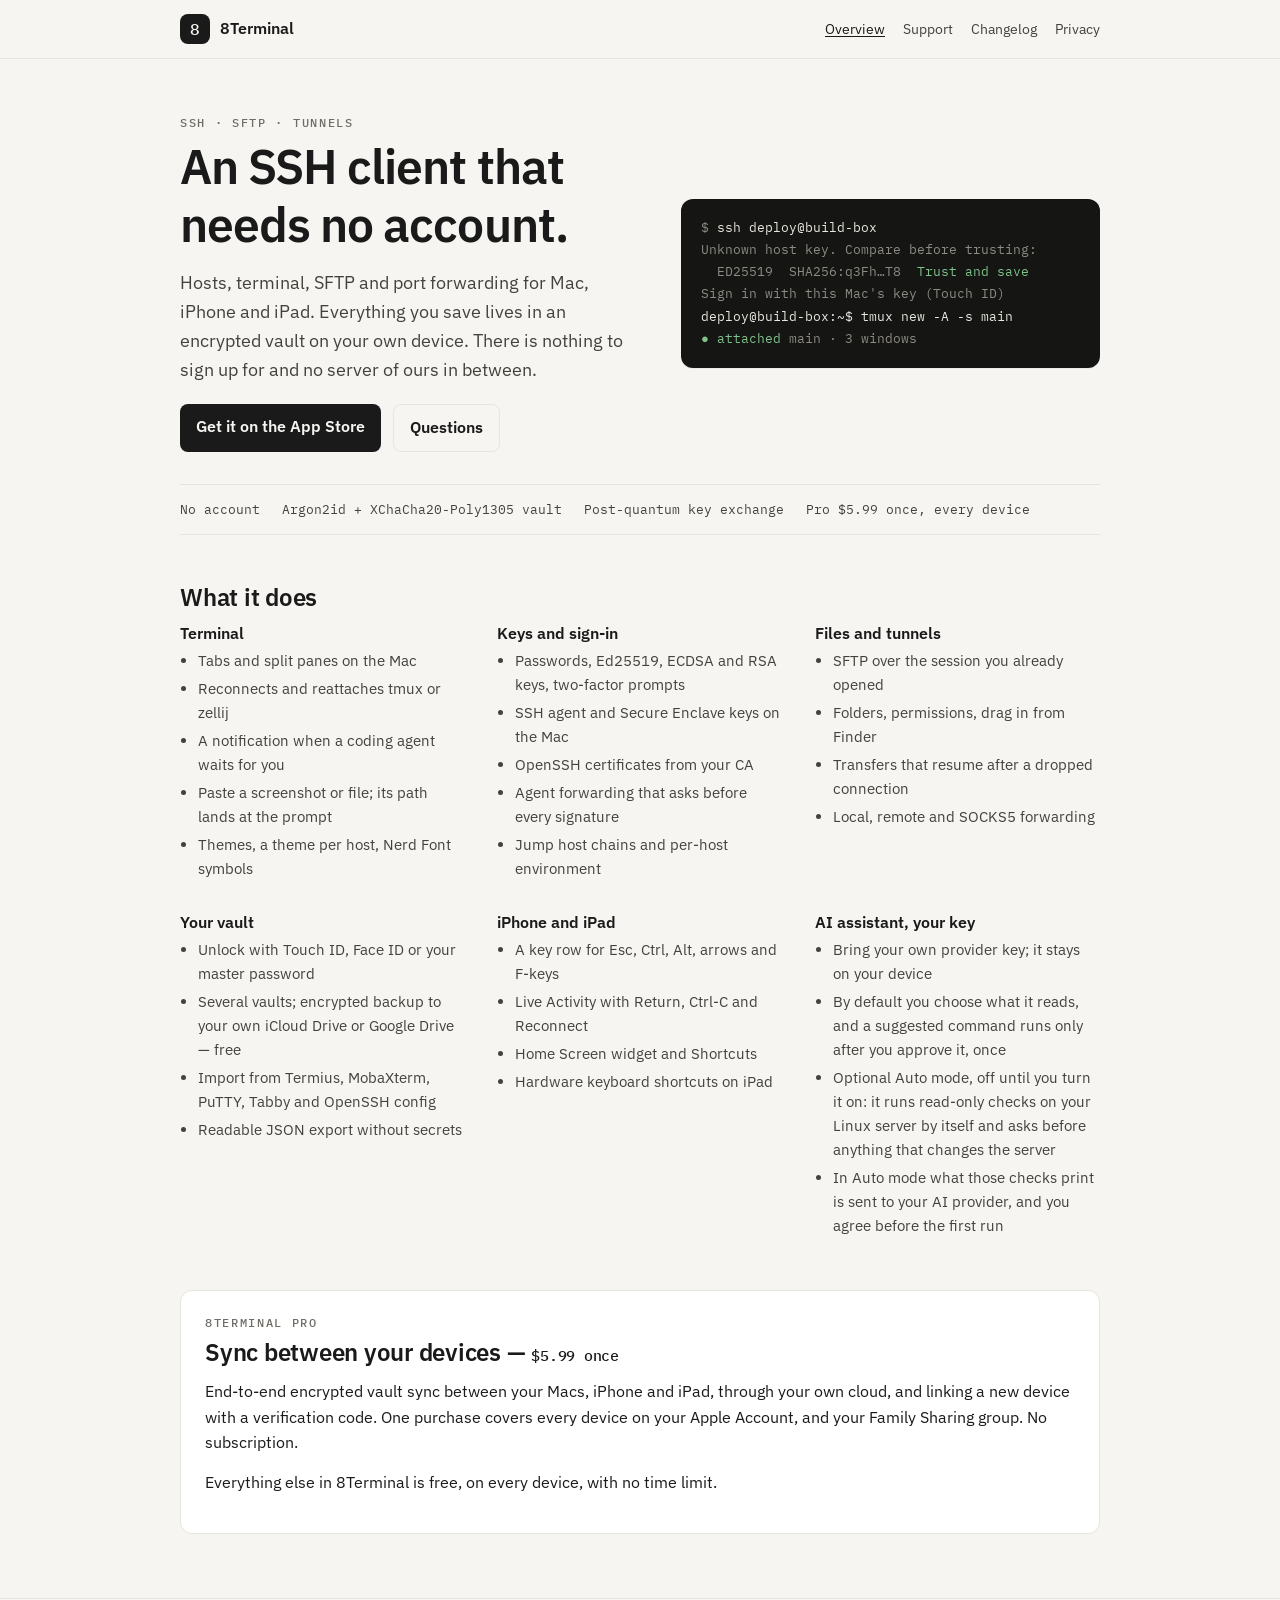
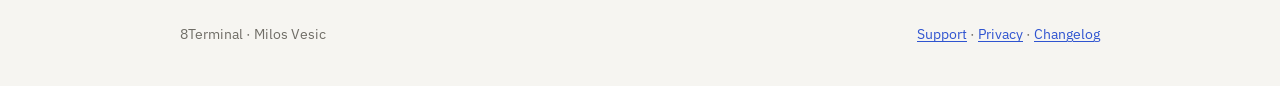
<file: index.html>
<!doctype html>
<html lang="en">
<head>
  <meta charset="utf-8">
  <meta name="viewport" content="width=device-width, initial-scale=1">
  <title>8Terminal — SSH client with no account</title>
  <meta name="description" content="8Terminal is an SSH client for Mac, iPhone and iPad with SFTP, port forwarding and an encrypted local vault. No account, no server of ours.">
  <link rel="stylesheet" href="style.css">
</head>
<body>
<header class="site">
  <div class="wrap">
    <a class="brand" href="index.html"><span class="brand-mark" aria-hidden="true">8</span>8Terminal</a>
    <nav class="site" aria-label="Site">
      <a href="index.html" aria-current="page">Overview</a>
      <a href="support.html">Support</a>
      <a href="changelog.html">Changelog</a>
      <a href="privacy.html">Privacy</a>
    </nav>
  </div>
</header>

<main class="wrap">
  <section class="hero">
    <div>
      <p class="eyebrow">SSH · SFTP · Tunnels</p>
      <h1>An SSH client that needs no account.</h1>
      <p class="lede">Hosts, terminal, SFTP and port forwarding for Mac, iPhone and iPad. Everything you save lives in an encrypted vault on your own device. There is nothing to sign up for and no server of ours in between.</p>
      <div class="actions">
        <a class="button" href="https://apps.apple.com/app/id6802427379">Get it on the App Store</a>
        <a class="button secondary" href="support.html">Questions</a>
      </div>
    </div>
    <pre class="terminal" aria-label="An example session"><span class="dim">$</span> ssh deploy@build-box
<span class="dim">Unknown host key. Compare before trusting:</span>
<span class="dim">  ED25519  SHA256:q3Fh…T8</span>  <span class="ok">Trust and save</span>
<span class="dim">Sign in with this Mac's key (Touch ID)</span>
deploy@build-box:~$ tmux new -A -s main
<span class="ok">● attached</span> <span class="dim">main · 3 windows</span></pre>
  </section>

  <ul class="facts" aria-label="At a glance">
    <li>No account</li>
    <li>Argon2id + XChaCha20-Poly1305 vault</li>
    <li>Post-quantum key exchange</li>
    <li>Pro $5.99 once, every device</li>
  </ul>

  <h2>What it does</h2>
  <div class="grid">
    <div>
      <h3>Terminal</h3>
      <ul>
        <li>Tabs and split panes on the Mac</li>
        <li>Reconnects and reattaches tmux or zellij</li>
        <li>A notification when a coding agent waits for you</li>
        <li>Paste a screenshot or file; its path lands at the prompt</li>
        <li>Themes, a theme per host, Nerd Font symbols</li>
      </ul>
    </div>
    <div>
      <h3>Keys and sign-in</h3>
      <ul>
        <li>Passwords, Ed25519, ECDSA and RSA keys, two-factor prompts</li>
        <li>SSH agent and Secure Enclave keys on the Mac</li>
        <li>OpenSSH certificates from your CA</li>
        <li>Agent forwarding that asks before every signature</li>
        <li>Jump host chains and per-host environment</li>
      </ul>
    </div>
    <div>
      <h3>Files and tunnels</h3>
      <ul>
        <li>SFTP over the session you already opened</li>
        <li>Folders, permissions, drag in from Finder</li>
        <li>Transfers that resume after a dropped connection</li>
        <li>Local, remote and SOCKS5 forwarding</li>
      </ul>
    </div>
    <div>
      <h3>Your vault</h3>
      <ul>
        <li>Unlock with Touch ID, Face ID or your master password</li>
        <li>Several vaults; encrypted backup to your own iCloud Drive or Google Drive — free</li>
        <li>Import from Termius, MobaXterm, PuTTY, Tabby and OpenSSH config</li>
        <li>Readable JSON export without secrets</li>
      </ul>
    </div>
    <div>
      <h3>iPhone and iPad</h3>
      <ul>
        <li>A key row for Esc, Ctrl, Alt, arrows and F-keys</li>
        <li>Live Activity with Return, Ctrl-C and Reconnect</li>
        <li>Home Screen widget and Shortcuts</li>
        <li>Hardware keyboard shortcuts on iPad</li>
      </ul>
    </div>
    <div>
      <h3>AI assistant, your key</h3>
      <ul>
        <li>Bring your own provider key; it stays on your device</li>
        <li>By default you choose what it reads, and a suggested command runs only after you approve it, once</li>
        <li>Optional Auto mode, off until you turn it on: it runs read-only checks on your Linux server by itself and asks before anything that changes the server</li>
        <li>In Auto mode what those checks print is sent to your AI provider, and you agree before the first run</li>
      </ul>
    </div>
  </div>

  <section class="pro" aria-labelledby="pro-title">
    <p class="eyebrow">8Terminal Pro</p>
    <h2 id="pro-title">Sync between your devices — <span class="price">$5.99 once</span></h2>
    <p>End-to-end encrypted vault sync between your Macs, iPhone and iPad, through your own cloud, and linking a new device with a verification code. One purchase covers every device on your Apple Account, and your Family Sharing group. No subscription.</p>
    <p>Everything else in 8Terminal is free, on every device, with no time limit.</p>
  </section>
</main>

<footer class="site">
  <div class="wrap">
    <span>8Terminal · Milos Vesic</span>
    <span><a href="support.html">Support</a> · <a href="privacy.html">Privacy</a> · <a href="changelog.html">Changelog</a></span>
  </div>
</footer>
</body>
</html>
</file>
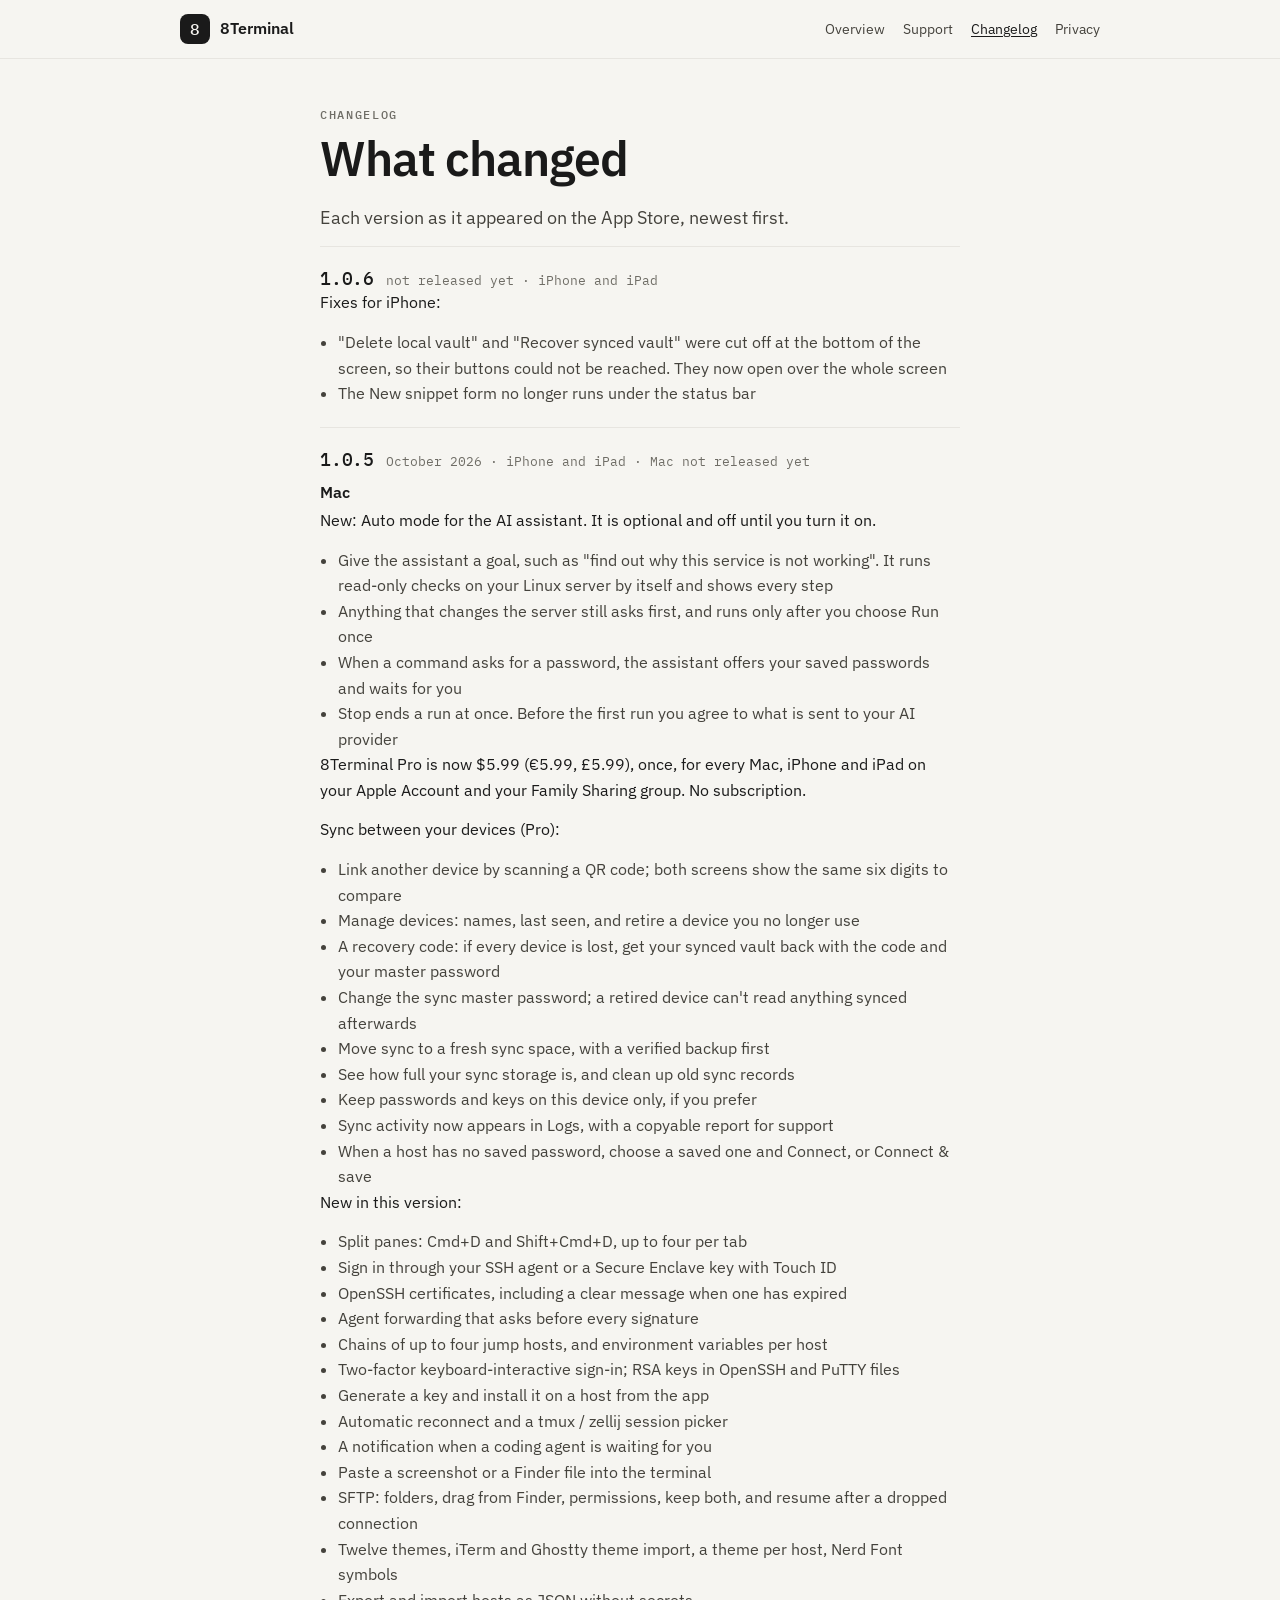
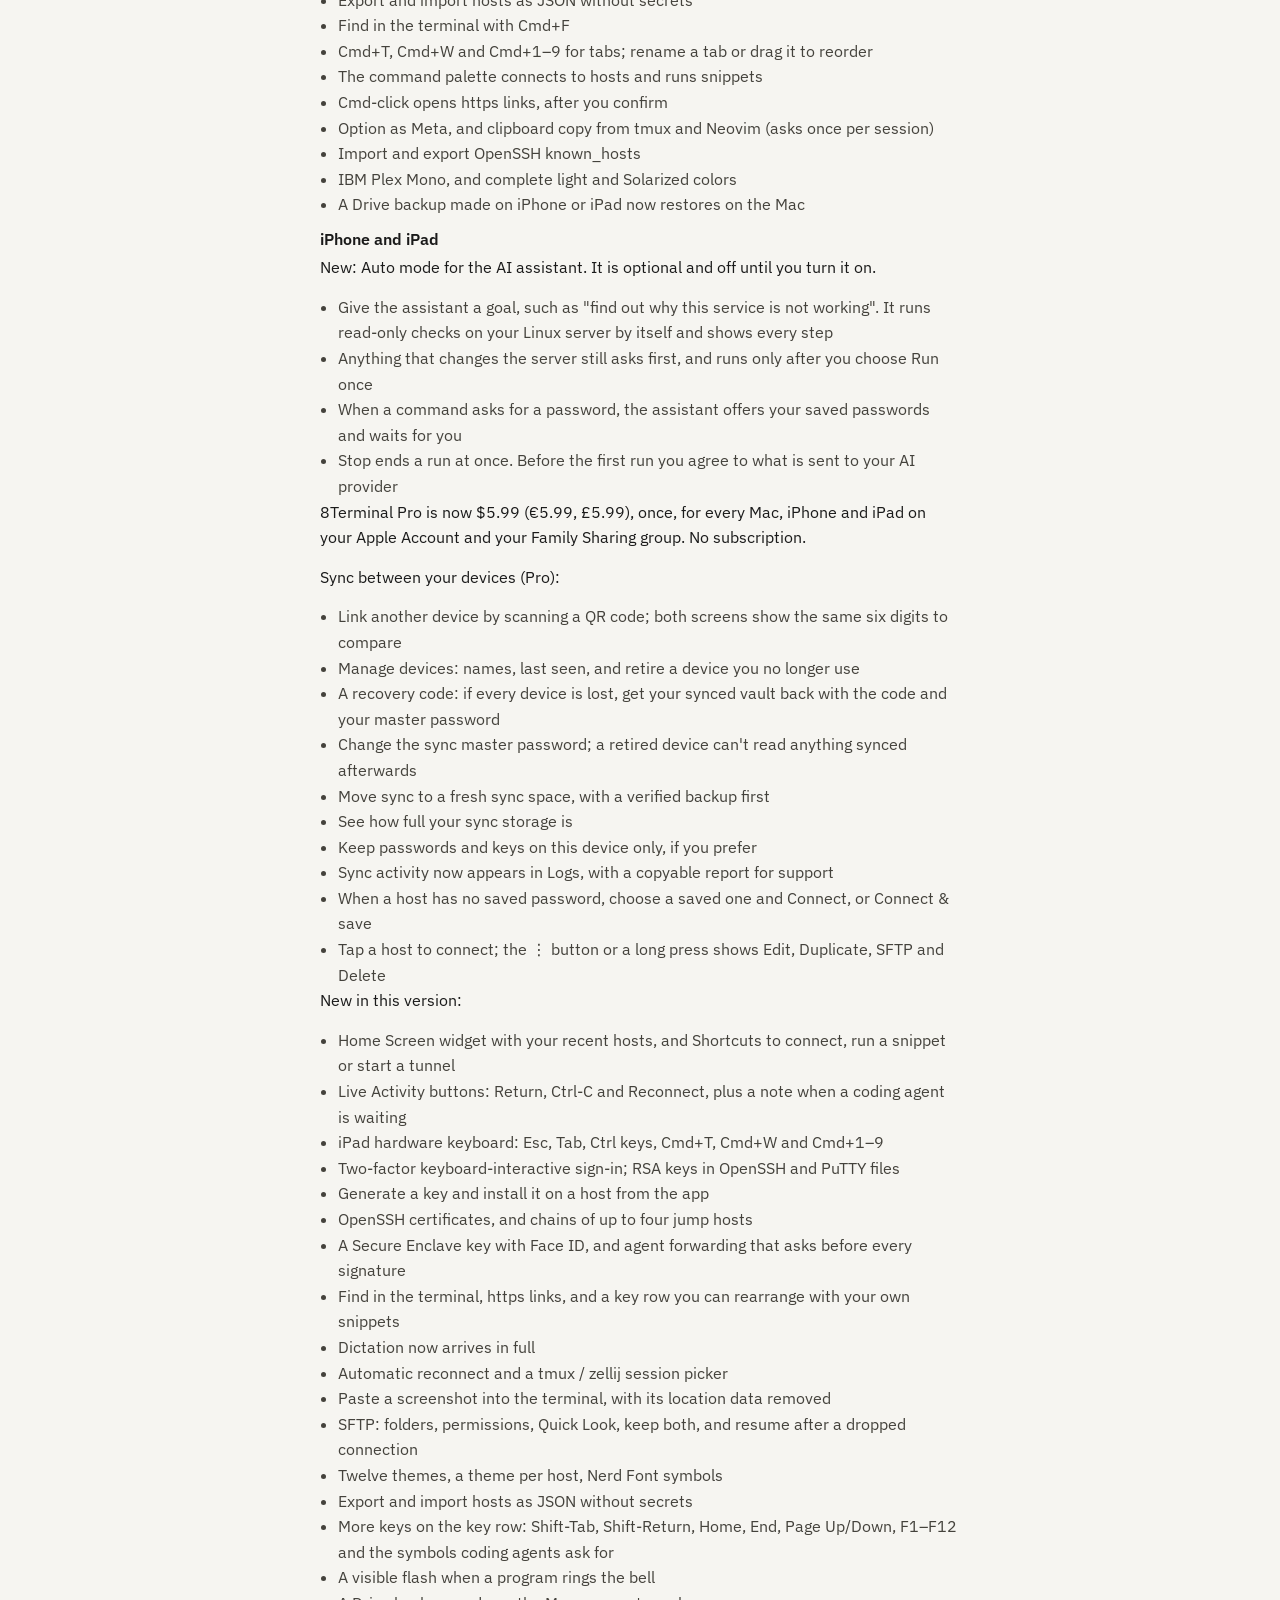
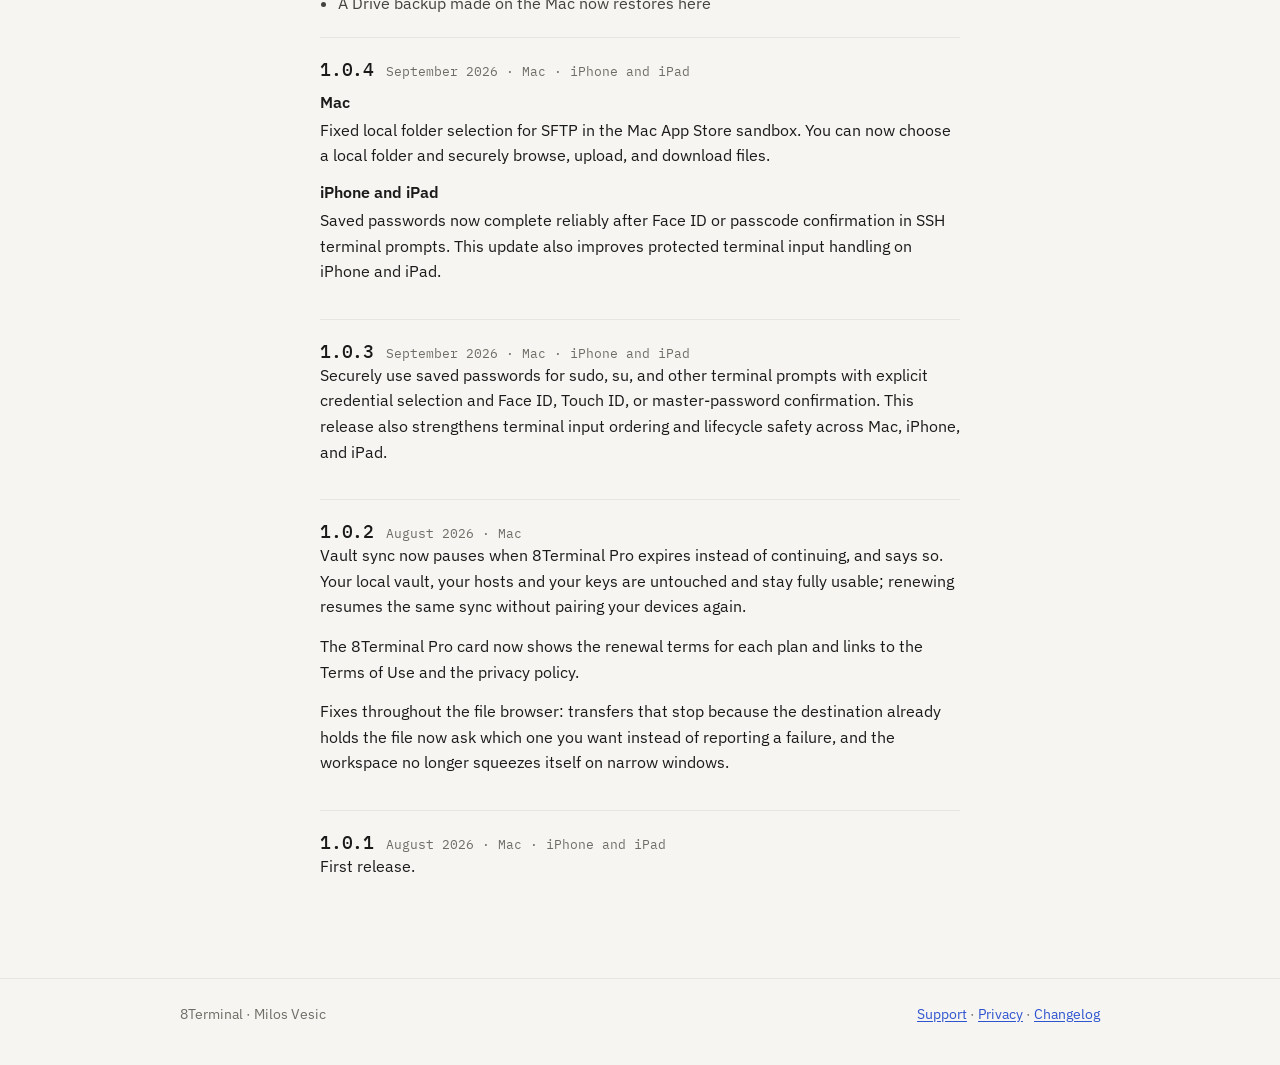
<file: changelog.html>
<!doctype html>
<html lang="en">
<head>
  <meta charset="utf-8">
  <meta name="viewport" content="width=device-width, initial-scale=1">
  <title>8Terminal — Changelog</title>
  <meta name="description" content="What changed in each version of 8Terminal for Mac, iPhone and iPad.">
  <link rel="stylesheet" href="style.css">
</head>
<body>
<header class="site">
  <div class="wrap">
    <a class="brand" href="index.html"><span class="brand-mark" aria-hidden="true">8</span>8Terminal</a>
    <nav class="site" aria-label="Site">
      <a href="index.html">Overview</a>
      <a href="support.html">Support</a>
      <a href="changelog.html" aria-current="page">Changelog</a>
      <a href="privacy.html">Privacy</a>
    </nav>
  </div>
</header>

<main class="wrap prose">
  <p class="eyebrow" style="margin-top:48px">Changelog</p>
  <h1>What changed</h1>
  <p class="lede">Each version as it appeared on the App Store, newest first.</p>
<section class="release">
  <header><h2>1.0.6</h2><span class="when">not released yet · iPhone and iPad</span></header>
  <p>Fixes for iPhone:</p>
<ul><li>&quot;Delete local vault&quot; and &quot;Recover synced vault&quot; were cut off at the bottom of the screen, so their buttons could not be reached. They now open over the whole screen</li><li>The New snippet form no longer runs under the status bar</li></ul>
</section>
<section class="release">
  <header><h2>1.0.5</h2><span class="when">October 2026 · iPhone and iPad · Mac not released yet</span></header>
  <h3 style="margin-top:12px">Mac</h3>
  <p>New: Auto mode for the AI assistant. It is optional and off until you turn it on.</p>
<ul><li>Give the assistant a goal, such as &quot;find out why this service is not working&quot;. It runs read-only checks on your Linux server by itself and shows every step</li><li>Anything that changes the server still asks first, and runs only after you choose Run once</li><li>When a command asks for a password, the assistant offers your saved passwords and waits for you</li><li>Stop ends a run at once. Before the first run you agree to what is sent to your AI provider</li></ul>
  <p>8Terminal Pro is now $5.99 (€5.99, £5.99), once, for every Mac, iPhone and iPad on your Apple Account and your Family Sharing group. No subscription.</p>
<p>Sync between your devices (Pro):</p>
<ul><li>Link another device by scanning a QR code; both screens show the same six digits to compare</li><li>Manage devices: names, last seen, and retire a device you no longer use</li><li>A recovery code: if every device is lost, get your synced vault back with the code and your master password</li><li>Change the sync master password; a retired device can&#x27;t read anything synced afterwards</li><li>Move sync to a fresh sync space, with a verified backup first</li><li>See how full your sync storage is, and clean up old sync records</li><li>Keep passwords and keys on this device only, if you prefer</li><li>Sync activity now appears in Logs, with a copyable report for support</li><li>When a host has no saved password, choose a saved one and Connect, or Connect &amp; save</li></ul>
<p>New in this version:</p>
<ul><li>Split panes: Cmd+D and Shift+Cmd+D, up to four per tab</li><li>Sign in through your SSH agent or a Secure Enclave key with Touch ID</li><li>OpenSSH certificates, including a clear message when one has expired</li><li>Agent forwarding that asks before every signature</li><li>Chains of up to four jump hosts, and environment variables per host</li><li>Two-factor keyboard-interactive sign-in; RSA keys in OpenSSH and PuTTY files</li><li>Generate a key and install it on a host from the app</li><li>Automatic reconnect and a tmux / zellij session picker</li><li>A notification when a coding agent is waiting for you</li><li>Paste a screenshot or a Finder file into the terminal</li><li>SFTP: folders, drag from Finder, permissions, keep both, and resume after a dropped connection</li><li>Twelve themes, iTerm and Ghostty theme import, a theme per host, Nerd Font symbols</li><li>Export and import hosts as JSON without secrets</li><li>Find in the terminal with Cmd+F</li><li>Cmd+T, Cmd+W and Cmd+1–9 for tabs; rename a tab or drag it to reorder</li><li>The command palette connects to hosts and runs snippets</li><li>Cmd-click opens https links, after you confirm</li><li>Option as Meta, and clipboard copy from tmux and Neovim (asks once per session)</li><li>Import and export OpenSSH known_hosts</li><li>IBM Plex Mono, and complete light and Solarized colors</li><li>A Drive backup made on iPhone or iPad now restores on the Mac</li></ul>
  <h3 style="margin-top:12px">iPhone and iPad</h3>
  <p>New: Auto mode for the AI assistant. It is optional and off until you turn it on.</p>
<ul><li>Give the assistant a goal, such as &quot;find out why this service is not working&quot;. It runs read-only checks on your Linux server by itself and shows every step</li><li>Anything that changes the server still asks first, and runs only after you choose Run once</li><li>When a command asks for a password, the assistant offers your saved passwords and waits for you</li><li>Stop ends a run at once. Before the first run you agree to what is sent to your AI provider</li></ul>
  <p>8Terminal Pro is now $5.99 (€5.99, £5.99), once, for every Mac, iPhone and iPad on your Apple Account and your Family Sharing group. No subscription.</p>
<p>Sync between your devices (Pro):</p>
<ul><li>Link another device by scanning a QR code; both screens show the same six digits to compare</li><li>Manage devices: names, last seen, and retire a device you no longer use</li><li>A recovery code: if every device is lost, get your synced vault back with the code and your master password</li><li>Change the sync master password; a retired device can&#x27;t read anything synced afterwards</li><li>Move sync to a fresh sync space, with a verified backup first</li><li>See how full your sync storage is</li><li>Keep passwords and keys on this device only, if you prefer</li><li>Sync activity now appears in Logs, with a copyable report for support</li><li>When a host has no saved password, choose a saved one and Connect, or Connect &amp; save</li><li>Tap a host to connect; the ⋮ button or a long press shows Edit, Duplicate, SFTP and Delete</li></ul>
<p>New in this version:</p>
<ul><li>Home Screen widget with your recent hosts, and Shortcuts to connect, run a snippet or start a tunnel</li><li>Live Activity buttons: Return, Ctrl-C and Reconnect, plus a note when a coding agent is waiting</li><li>iPad hardware keyboard: Esc, Tab, Ctrl keys, Cmd+T, Cmd+W and Cmd+1–9</li><li>Two-factor keyboard-interactive sign-in; RSA keys in OpenSSH and PuTTY files</li><li>Generate a key and install it on a host from the app</li><li>OpenSSH certificates, and chains of up to four jump hosts</li><li>A Secure Enclave key with Face ID, and agent forwarding that asks before every signature</li><li>Find in the terminal, https links, and a key row you can rearrange with your own snippets</li><li>Dictation now arrives in full</li><li>Automatic reconnect and a tmux / zellij session picker</li><li>Paste a screenshot into the terminal, with its location data removed</li><li>SFTP: folders, permissions, Quick Look, keep both, and resume after a dropped connection</li><li>Twelve themes, a theme per host, Nerd Font symbols</li><li>Export and import hosts as JSON without secrets</li><li>More keys on the key row: Shift-Tab, Shift-Return, Home, End, Page Up/Down, F1–F12 and the symbols coding agents ask for</li><li>A visible flash when a program rings the bell</li><li>A Drive backup made on the Mac now restores here</li></ul>
</section>
<section class="release">
  <header><h2>1.0.4</h2><span class="when">September 2026 · Mac · iPhone and iPad</span></header>
  <h3 style="margin-top:12px">Mac</h3>
<p>Fixed local folder selection for SFTP in the Mac App Store sandbox. You can now choose a local folder and securely browse, upload, and download files.</p>
<h3 style="margin-top:12px">iPhone and iPad</h3>
<p>Saved passwords now complete reliably after Face ID or passcode confirmation in SSH terminal prompts. This update also improves protected terminal input handling on iPhone and iPad.</p>

</section>
<section class="release">
  <header><h2>1.0.3</h2><span class="when">September 2026 · Mac · iPhone and iPad</span></header>
  <p>Securely use saved passwords for sudo, su, and other terminal prompts with explicit credential selection and Face ID, Touch ID, or master-password confirmation. This release also strengthens terminal input ordering and lifecycle safety across Mac, iPhone, and iPad.</p>

</section>
<section class="release">
  <header><h2>1.0.2</h2><span class="when">August 2026 · Mac</span></header>
  <p>Vault sync now pauses when 8Terminal Pro expires instead of continuing, and says so. Your local vault, your hosts and your keys are untouched and stay fully usable; renewing resumes the same sync without pairing your devices again.</p>
<p>The 8Terminal Pro card now shows the renewal terms for each plan and links to the Terms of Use and the privacy policy.</p>
<p>Fixes throughout the file browser: transfers that stop because the destination already holds the file now ask which one you want instead of reporting a failure, and the workspace no longer squeezes itself on narrow windows.</p>

</section>
<section class="release">
  <header><h2>1.0.1</h2><span class="when">August 2026 · Mac · iPhone and iPad</span></header>
  <p>First release.</p>
</section>
</main>

<footer class="site">
  <div class="wrap">
    <span>8Terminal · Milos Vesic</span>
    <span><a href="support.html">Support</a> · <a href="privacy.html">Privacy</a> · <a href="changelog.html">Changelog</a></span>
  </div>
</footer>
</body>
</html>
</file>
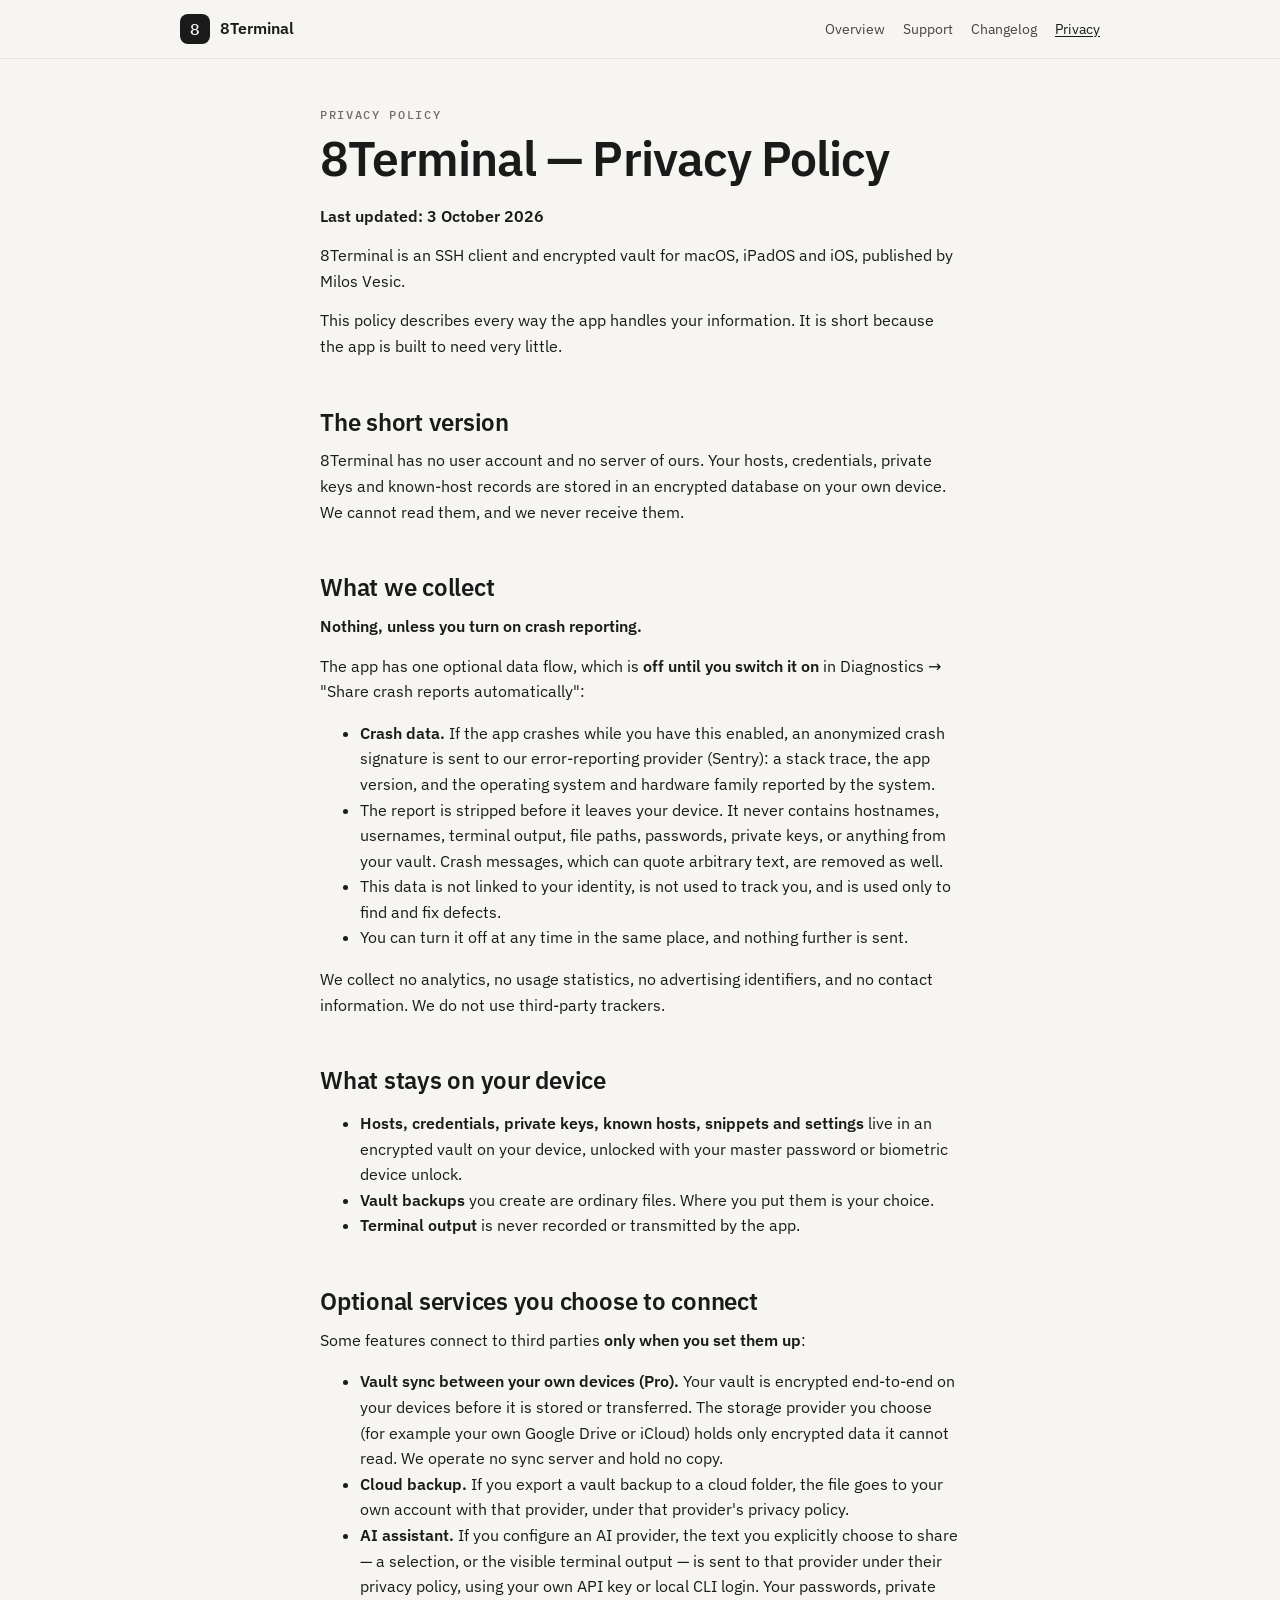
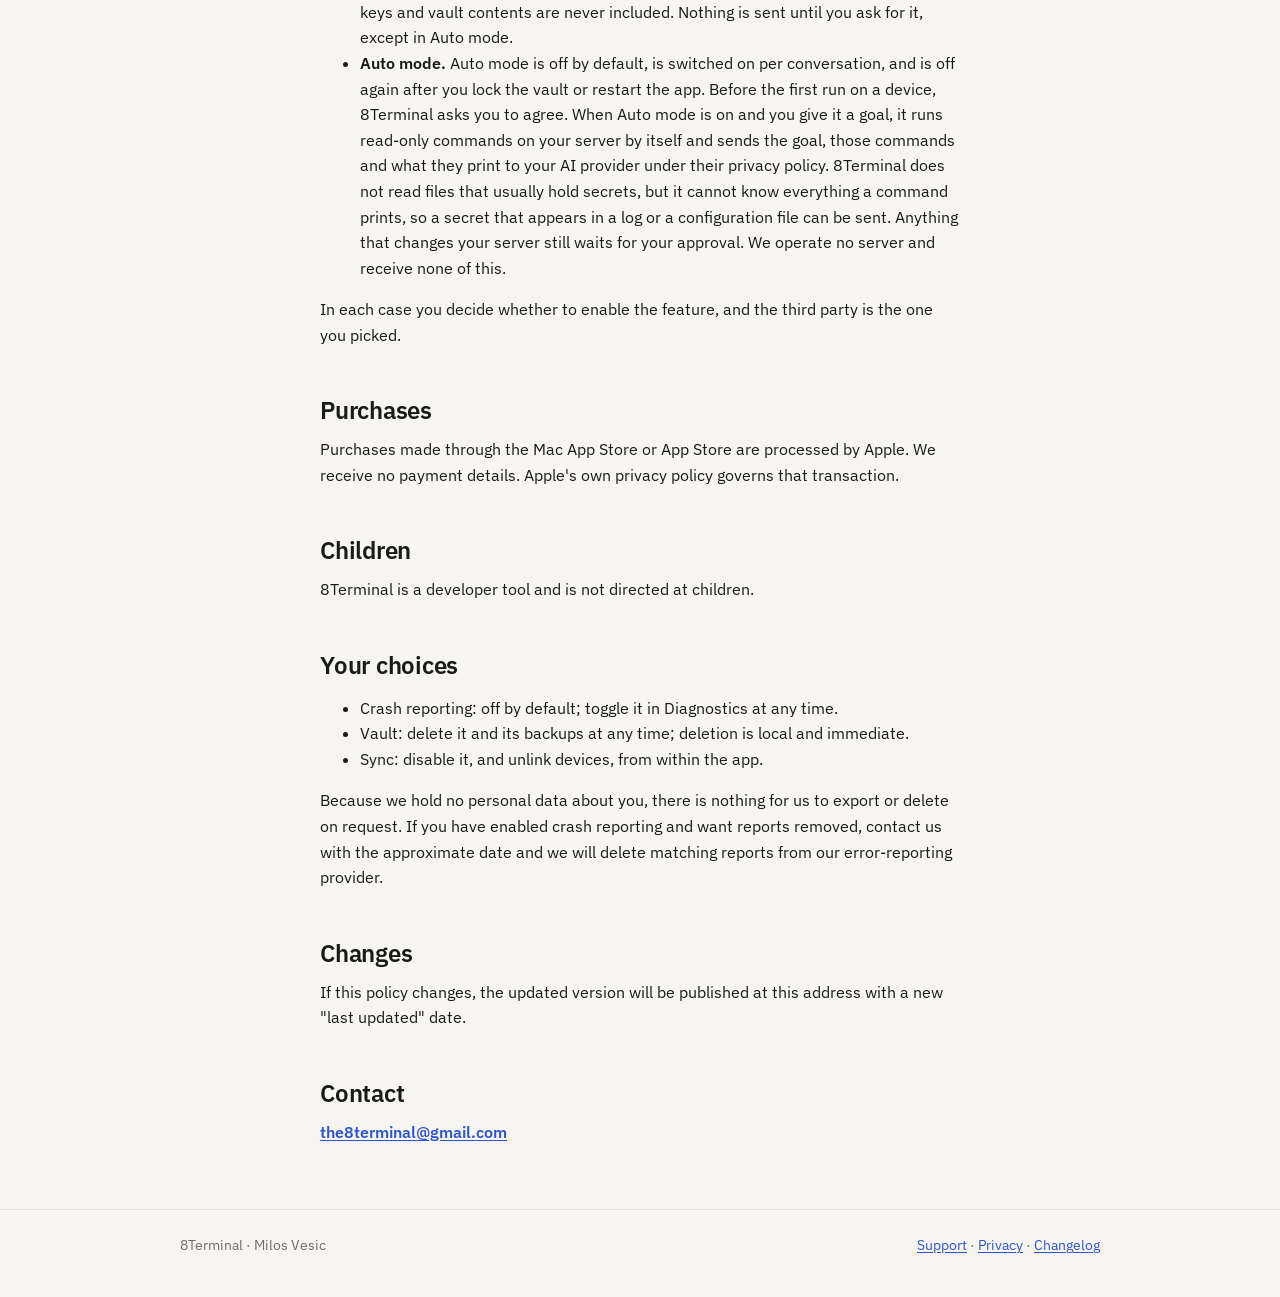
<file: privacy.html>
<!doctype html>
<html lang="en">
<head>
  <meta charset="utf-8">
  <meta name="viewport" content="width=device-width, initial-scale=1">
  <title>8Terminal — Privacy Policy</title>
  <meta name="description" content="How 8Terminal handles your information: no account, no analytics, an encrypted vault on your device.">
  <link rel="stylesheet" href="style.css">
</head>
<body>
<header class="site">
  <div class="wrap">
    <a class="brand" href="index.html"><span class="brand-mark" aria-hidden="true">8</span>8Terminal</a>
    <nav class="site" aria-label="Site">
      <a href="index.html">Overview</a>
      <a href="support.html">Support</a>
      <a href="changelog.html">Changelog</a>
      <a href="privacy.html" aria-current="page">Privacy</a>
    </nav>
  </div>
</header>

<main class="wrap prose">
  <p class="eyebrow" style="margin-top:48px">Privacy policy</p>
  <h1>8Terminal — Privacy Policy</h1>
  <p><strong>Last updated: 3 October 2026</strong></p>
  <p>8Terminal is an SSH client and encrypted vault for macOS, iPadOS and iOS, published by Milos Vesic.</p>
  <p>This policy describes every way the app handles your information. It is short because the app is built to need very little.</p>

  <h2>The short version</h2>
  <p>8Terminal has no user account and no server of ours. Your hosts, credentials, private keys and known-host records are stored in an encrypted database on your own device. We cannot read them, and we never receive them.</p>

  <h2>What we collect</h2>
  <p><strong>Nothing, unless you turn on crash reporting.</strong></p>
  <p>The app has one optional data flow, which is <strong>off until you switch it on</strong> in Diagnostics → "Share crash reports automatically":</p>
  <ul>
    <li><strong>Crash data.</strong> If the app crashes while you have this enabled, an anonymized crash signature is sent to our error-reporting provider (Sentry): a stack trace, the app version, and the operating system and hardware family reported by the system.</li>
    <li>The report is stripped before it leaves your device. It never contains hostnames, usernames, terminal output, file paths, passwords, private keys, or anything from your vault. Crash messages, which can quote arbitrary text, are removed as well.</li>
    <li>This data is not linked to your identity, is not used to track you, and is used only to find and fix defects.</li>
    <li>You can turn it off at any time in the same place, and nothing further is sent.</li>
  </ul>
  <p>We collect no analytics, no usage statistics, no advertising identifiers, and no contact information. We do not use third-party trackers.</p>

  <h2>What stays on your device</h2>
  <ul>
    <li><strong>Hosts, credentials, private keys, known hosts, snippets and settings</strong> live in an encrypted vault on your device, unlocked with your master password or biometric device unlock.</li>
    <li><strong>Vault backups</strong> you create are ordinary files. Where you put them is your choice.</li>
    <li><strong>Terminal output</strong> is never recorded or transmitted by the app.</li>
  </ul>

  <h2>Optional services you choose to connect</h2>
  <p>Some features connect to third parties <strong>only when you set them up</strong>:</p>
  <ul>
    <li><strong>Vault sync between your own devices (Pro).</strong> Your vault is encrypted end-to-end on your devices before it is stored or transferred. The storage provider you choose (for example your own Google Drive or iCloud) holds only encrypted data it cannot read. We operate no sync server and hold no copy.</li>
    <li><strong>Cloud backup.</strong> If you export a vault backup to a cloud folder, the file goes to your own account with that provider, under that provider's privacy policy.</li>
    <li><strong>AI assistant.</strong> If you configure an AI provider, the text you explicitly choose to share — a selection, or the visible terminal output — is sent to that provider under their privacy policy, using your own API key or local CLI login. Your passwords, private keys and vault contents are never included. Nothing is sent until you ask for it, except in Auto mode.</li>
    <li><strong>Auto mode.</strong> Auto mode is off by default, is switched on per conversation, and is off again after you lock the vault or restart the app. Before the first run on a device, 8Terminal asks you to agree. When Auto mode is on and you give it a goal, it runs read-only commands on your server by itself and sends the goal, those commands and what they print to your AI provider under their privacy policy. 8Terminal does not read files that usually hold secrets, but it cannot know everything a command prints, so a secret that appears in a log or a configuration file can be sent. Anything that changes your server still waits for your approval. We operate no server and receive none of this.</li>
  </ul>
  <p>In each case you decide whether to enable the feature, and the third party is the one you picked.</p>

  <h2>Purchases</h2>
  <p>Purchases made through the Mac App Store or App Store are processed by Apple. We receive no payment details. Apple's own privacy policy governs that transaction.</p>

  <h2>Children</h2>
  <p>8Terminal is a developer tool and is not directed at children.</p>

  <h2>Your choices</h2>
  <ul>
    <li>Crash reporting: off by default; toggle it in Diagnostics at any time.</li>
    <li>Vault: delete it and its backups at any time; deletion is local and immediate.</li>
    <li>Sync: disable it, and unlink devices, from within the app.</li>
  </ul>
  <p>Because we hold no personal data about you, there is nothing for us to export or delete on request. If you have enabled crash reporting and want reports removed, contact us with the approximate date and we will delete matching reports from our error-reporting provider.</p>

  <h2>Changes</h2>
  <p>If this policy changes, the updated version will be published at this address with a new "last updated" date.</p>

  <h2>Contact</h2>
  <p><strong><a href="mailto:the8terminal@gmail.com">the8terminal@gmail.com</a></strong></p>
</main>

<footer class="site">
  <div class="wrap">
    <span>8Terminal · Milos Vesic</span>
    <span><a href="support.html">Support</a> · <a href="privacy.html">Privacy</a> · <a href="changelog.html">Changelog</a></span>
  </div>
</footer>
</body>
</html>
</file>
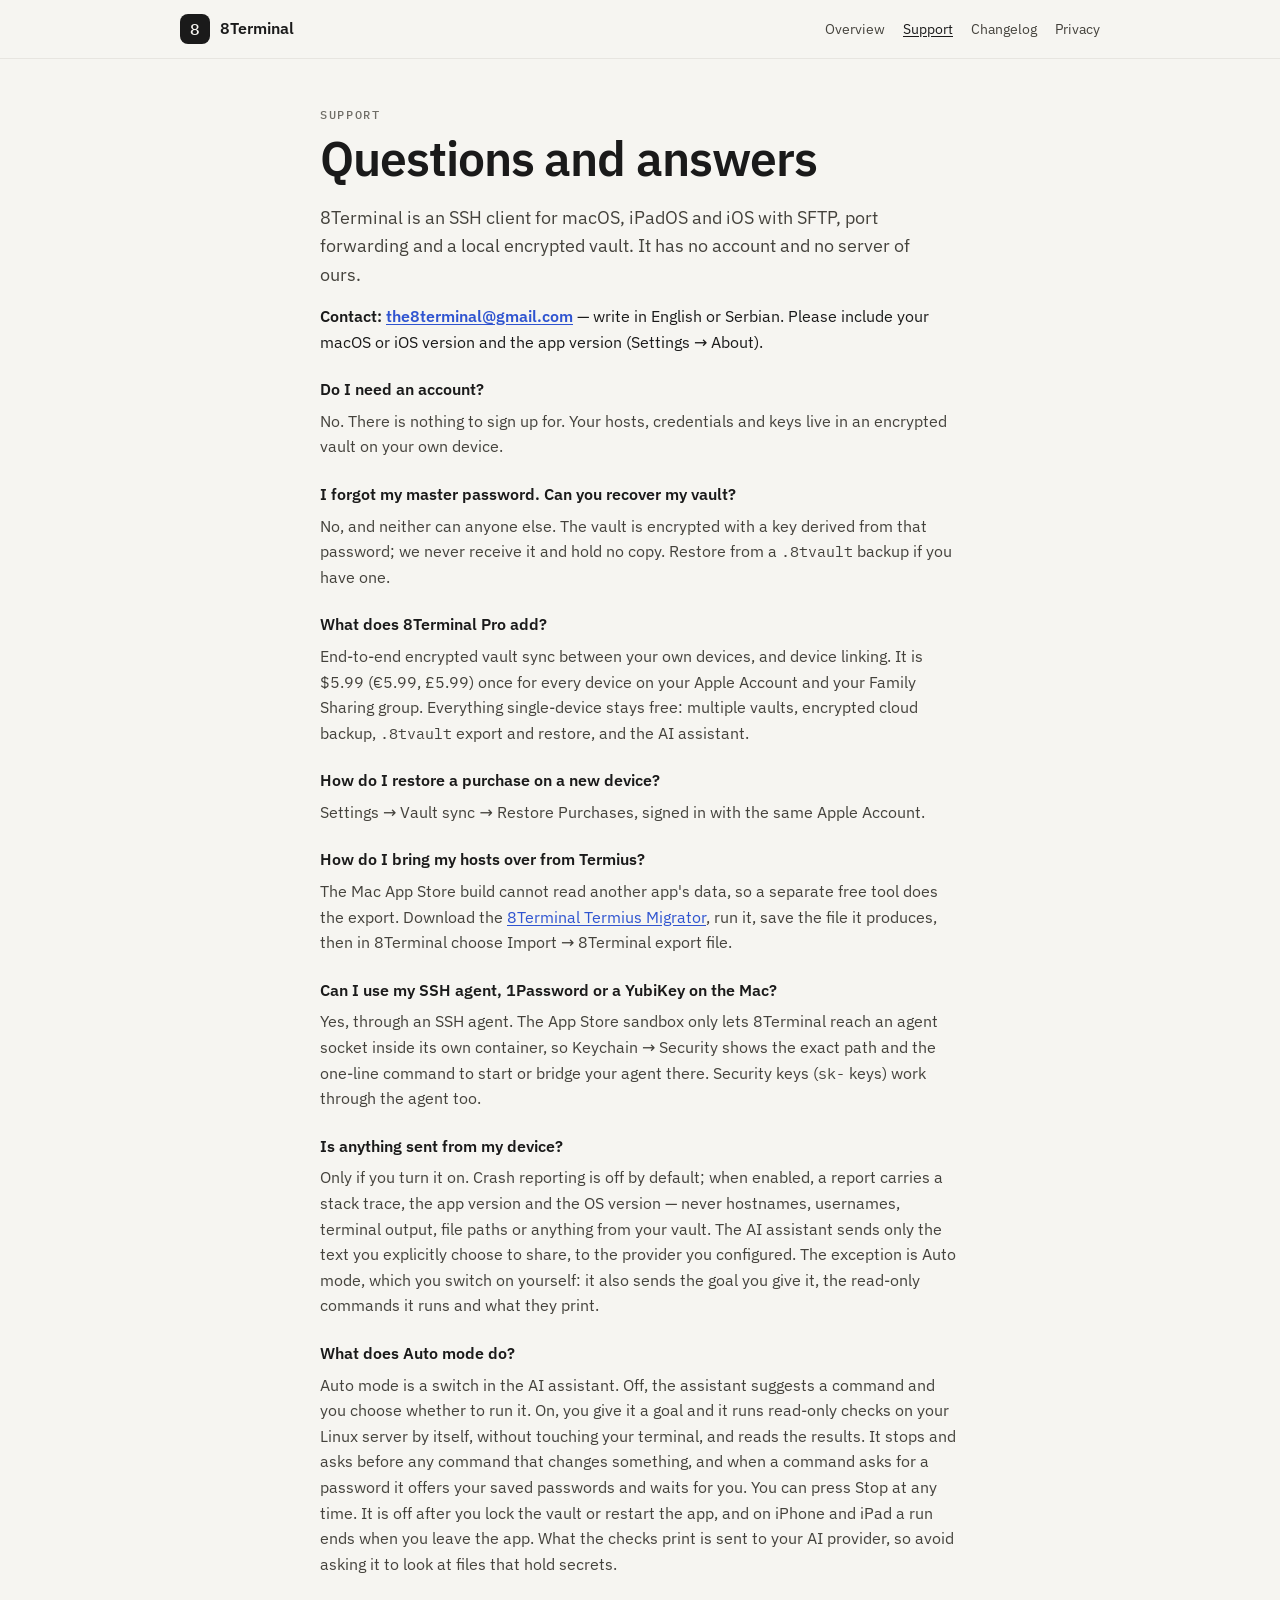
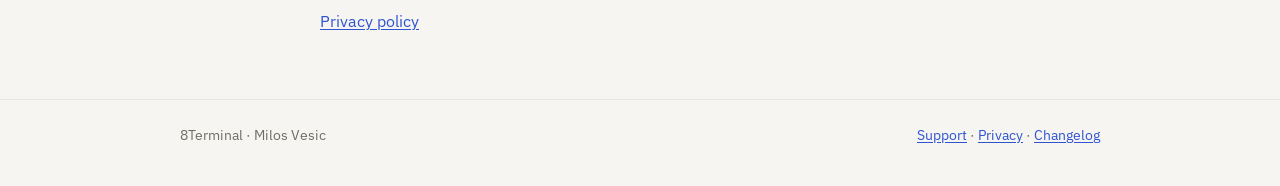
<file: support.html>
<!doctype html>
<html lang="en">
<head>
  <meta charset="utf-8">
  <meta name="viewport" content="width=device-width, initial-scale=1">
  <title>8Terminal — Support</title>
  <meta name="description" content="Answers to common questions about 8Terminal, and how to reach the developer.">
  <link rel="stylesheet" href="style.css">
</head>
<body>
<header class="site">
  <div class="wrap">
    <a class="brand" href="index.html"><span class="brand-mark" aria-hidden="true">8</span>8Terminal</a>
    <nav class="site" aria-label="Site">
      <a href="index.html">Overview</a>
      <a href="support.html" aria-current="page">Support</a>
      <a href="changelog.html">Changelog</a>
      <a href="privacy.html">Privacy</a>
    </nav>
  </div>
</header>

<main class="wrap prose">
  <p class="eyebrow" style="margin-top:48px">Support</p>
  <h1>Questions and answers</h1>
  <p class="lede">8Terminal is an SSH client for macOS, iPadOS and iOS with SFTP, port forwarding and a local encrypted vault. It has no account and no server of ours.</p>
  <p><strong>Contact: <a href="mailto:the8terminal@gmail.com">the8terminal@gmail.com</a></strong> — write in English or Serbian. Please include your macOS or iOS version and the app version (Settings → About).</p>

  <dl class="faq">
    <dt>Do I need an account?</dt>
    <dd>No. There is nothing to sign up for. Your hosts, credentials and keys live in an encrypted vault on your own device.</dd>

    <dt>I forgot my master password. Can you recover my vault?</dt>
    <dd>No, and neither can anyone else. The vault is encrypted with a key derived from that password; we never receive it and hold no copy. Restore from a <code>.8tvault</code> backup if you have one.</dd>

    <dt>What does 8Terminal Pro add?</dt>
    <dd>End-to-end encrypted vault sync between your own devices, and device linking. It is $5.99 (€5.99, £5.99) once for every device on your Apple Account and your Family Sharing group. Everything single-device stays free: multiple vaults, encrypted cloud backup, <code>.8tvault</code> export and restore, and the AI assistant.</dd>

    <dt>How do I restore a purchase on a new device?</dt>
    <dd>Settings → Vault sync → Restore Purchases, signed in with the same Apple Account.</dd>

    <dt>How do I bring my hosts over from Termius?</dt>
    <dd>The Mac App Store build cannot read another app's data, so a separate free tool does the export. Download the <a href="https://github.com/8b1t/8terminal-termius-migrator/releases/latest">8Terminal Termius Migrator</a>, run it, save the file it produces, then in 8Terminal choose Import → 8Terminal export file.</dd>

    <dt>Can I use my SSH agent, 1Password or a YubiKey on the Mac?</dt>
    <dd>Yes, through an SSH agent. The App Store sandbox only lets 8Terminal reach an agent socket inside its own container, so Keychain → Security shows the exact path and the one-line command to start or bridge your agent there. Security keys (<code>sk-</code> keys) work through the agent too.</dd>

    <dt>Is anything sent from my device?</dt>
    <dd>Only if you turn it on. Crash reporting is off by default; when enabled, a report carries a stack trace, the app version and the OS version — never hostnames, usernames, terminal output, file paths or anything from your vault. The AI assistant sends only the text you explicitly choose to share, to the provider you configured. The exception is Auto mode, which you switch on yourself: it also sends the goal you give it, the read-only commands it runs and what they print.</dd>

    <dt>What does Auto mode do?</dt>
    <dd>Auto mode is a switch in the AI assistant. Off, the assistant suggests a command and you choose whether to run it. On, you give it a goal and it runs read-only checks on your Linux server by itself, without touching your terminal, and reads the results. It stops and asks before any command that changes something, and when a command asks for a password it offers your saved passwords and waits for you. You can press Stop at any time. It is off after you lock the vault or restart the app, and on iPhone and iPad a run ends when you leave the app. What the checks print is sent to your AI provider, so avoid asking it to look at files that hold secrets.</dd>
  </dl>

  <p style="margin-top:32px"><a href="privacy.html">Privacy policy</a></p>
</main>

<footer class="site">
  <div class="wrap">
    <span>8Terminal · Milos Vesic</span>
    <span><a href="support.html">Support</a> · <a href="privacy.html">Privacy</a> · <a href="changelog.html">Changelog</a></span>
  </div>
</footer>
</body>
</html>
</file>
<file: style.css>
/* 8Terminal site. Self-contained: no remote fonts, scripts or analytics. Colours follow the app's theme. */
@font-face {
  font-family: "IBM Plex Sans";
  font-weight: 400;
  font-display: swap;
  src: url("fonts/ibm-plex-sans-400.woff2") format("woff2");
}
@font-face {
  font-family: "IBM Plex Sans";
  font-weight: 600;
  font-display: swap;
  src: url("fonts/ibm-plex-sans-600.woff2") format("woff2");
}
@font-face {
  font-family: "IBM Plex Mono";
  font-weight: 400;
  font-display: swap;
  src: url("fonts/ibm-plex-mono-400.woff2") format("woff2");
}
@font-face {
  font-family: "IBM Plex Mono";
  font-weight: 500;
  font-display: swap;
  src: url("fonts/ibm-plex-mono-500.woff2") format("woff2");
}

:root {
  color-scheme: light;
  --bg: #f6f5f1;
  --surface: #ffffff;
  --ink: #1a1a1a;
  --ink-2: #44423c;
  --muted: #6f6d66;
  --line: #e7e5e0;
  --accent: #2f54d0;
  --term-bg: #151513;
  --term-ink: #e9e7e0;
  --term-dim: #8d8b83;
  --term-ok: #7fc28a;
  --sans: "IBM Plex Sans", -apple-system, "Segoe UI", system-ui, sans-serif;
  --mono: "IBM Plex Mono", ui-monospace, "SF Mono", Menlo, monospace;
}
@media (prefers-color-scheme: dark) {
  :root {
    color-scheme: dark;
    --bg: #1c1b18;
    --surface: #232220;
    --ink: #f0eee8;
    --ink-2: #c9c7bf;
    --muted: #a8a69e;
    --line: #34322d;
    --accent: #8fa6ee;
    --term-bg: #11110f;
  }
}

* {
  box-sizing: border-box;
}
html {
  -webkit-text-size-adjust: 100%;
}
body {
  margin: 0;
  background: var(--bg);
  color: var(--ink);
  font: 400 16px/1.6 var(--sans);
}
a {
  color: var(--accent);
  text-underline-offset: 2px;
}
.wrap {
  max-width: 960px;
  margin: 0 auto;
  padding-inline: 20px;
}
.prose {
  max-width: 680px;
}

header.site {
  border-bottom: 1px solid var(--line);
}
header.site .wrap {
  display: flex;
  align-items: center;
  justify-content: space-between;
  gap: 16px;
  padding-block: 14px;
  flex-wrap: wrap;
}
.brand {
  display: flex;
  align-items: center;
  gap: 10px;
  color: var(--ink);
  text-decoration: none;
  font-weight: 600;
}
.brand-mark {
  display: grid;
  place-items: center;
  width: 30px;
  height: 30px;
  border-radius: 8px;
  background: var(--ink);
  color: var(--bg);
  font: 500 16px var(--mono);
}
nav.site {
  display: flex;
  gap: 18px;
  flex-wrap: wrap;
  font-size: 14px;
}
nav.site a {
  color: var(--ink-2);
  text-decoration: none;
}
nav.site a[aria-current="page"],
nav.site a:hover {
  color: var(--ink);
  text-decoration: underline;
}

.eyebrow {
  margin: 0 0 8px;
  color: var(--muted);
  font: 500 12px var(--mono);
  letter-spacing: 0.14em;
  text-transform: uppercase;
}
h1,
h2,
h3 {
  text-wrap: balance;
  line-height: 1.2;
}
h1 {
  margin: 0 0 16px;
  font-size: clamp(32px, 5vw, 48px);
  font-weight: 600;
  letter-spacing: -0.02em;
}
h2 {
  margin: 48px 0 12px;
  font-size: 24px;
  font-weight: 600;
  letter-spacing: -0.01em;
}
h3 {
  margin: 0 0 6px;
  font-size: 16px;
  font-weight: 600;
}
p {
  margin: 0 0 14px;
}
.lede {
  max-width: 620px;
  color: var(--ink-2);
  font-size: 18px;
}

.hero {
  display: grid;
  grid-template-columns: minmax(0, 1.1fr) minmax(0, 1fr);
  gap: 40px;
  align-items: center;
  padding-block: 56px 32px;
}
.actions {
  display: flex;
  gap: 12px;
  flex-wrap: wrap;
  margin-top: 20px;
}
.button {
  display: inline-block;
  padding: 10px 16px;
  border-radius: 8px;
  background: var(--ink);
  color: var(--bg);
  font-weight: 600;
  text-decoration: none;
}
.button.secondary {
  background: transparent;
  color: var(--ink);
  border: 1px solid var(--line);
}

/* A still terminal session: the product's own surface, set in its own type. */
.terminal {
  margin: 0;
  padding: 18px 20px;
  overflow-x: auto;
  border-radius: 12px;
  background: var(--term-bg);
  color: var(--term-ink);
  font: 400 13px/1.7 var(--mono);
  box-shadow: 0 1px 0 rgba(0, 0, 0, 0.04);
}
.terminal .dim {
  color: var(--term-dim);
}
.terminal .ok {
  color: var(--term-ok);
}

.facts {
  display: flex;
  flex-wrap: wrap;
  gap: 8px 22px;
  margin: 0;
  padding: 16px 0;
  list-style: none;
  border-block: 1px solid var(--line);
  color: var(--ink-2);
  font: 400 13px var(--mono);
}

.grid {
  display: grid;
  grid-template-columns: repeat(3, minmax(0, 1fr));
  gap: 28px 32px;
  margin-top: 8px;
}
.grid ul {
  margin: 0;
  padding-left: 18px;
  color: var(--ink-2);
  font-size: 15px;
}
.grid li {
  margin-bottom: 4px;
}

.pro {
  margin-top: 48px;
  padding: 24px;
  border: 1px solid var(--line);
  border-radius: 12px;
  background: var(--surface);
}
.pro h2 {
  margin-top: 0;
}
.price {
  font: 500 15px var(--mono);
}

dl.faq dt {
  margin-top: 22px;
  font-weight: 600;
}
dl.faq dd {
  margin: 6px 0 0;
  color: var(--ink-2);
}

.release {
  padding-block: 20px;
  border-top: 1px solid var(--line);
}
.release header {
  display: flex;
  align-items: baseline;
  gap: 12px;
  flex-wrap: wrap;
}
.release h2 {
  margin: 0;
  font: 500 18px var(--mono);
}
.release .when {
  color: var(--muted);
  font: 400 13px var(--mono);
}
.release ul {
  margin: 10px 0 0;
  padding-left: 18px;
  color: var(--ink-2);
}

footer.site {
  margin-top: 64px;
  padding-block: 24px 40px;
  border-top: 1px solid var(--line);
  color: var(--muted);
  font-size: 14px;
}
footer.site .wrap {
  display: flex;
  justify-content: space-between;
  gap: 16px;
  flex-wrap: wrap;
}
code {
  font: 400 0.92em var(--mono);
}

@media (max-width: 760px) {
  .hero {
    grid-template-columns: minmax(0, 1fr);
    padding-block: 36px 24px;
  }
  .grid {
    grid-template-columns: minmax(0, 1fr);
  }
}
</file>
